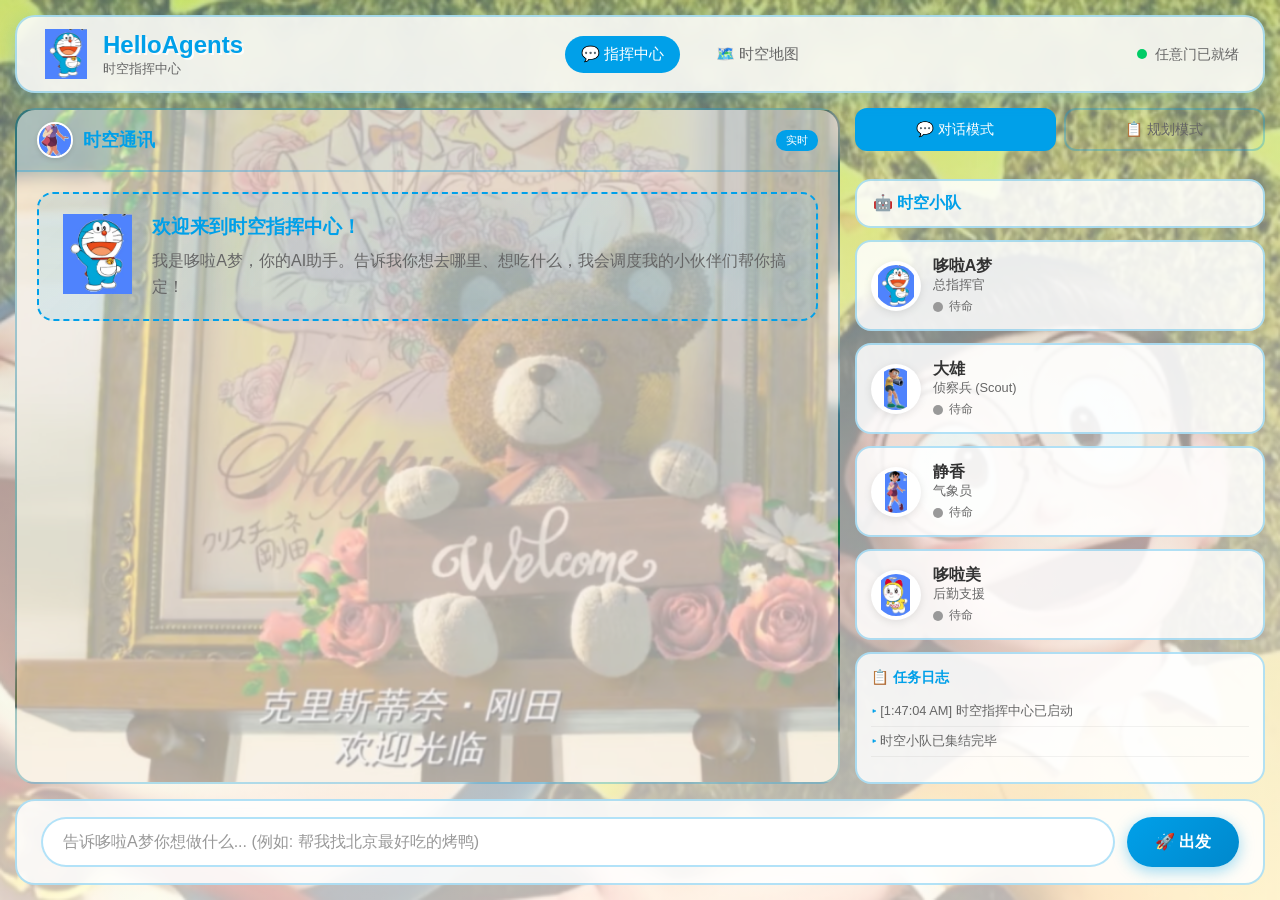
<file: src/phase7/index.html>
<!DOCTYPE html>
<html lang="zh-CN">

<head>
    <meta charset="UTF-8">
    <meta name="viewport" content="width=device-width, initial-scale=1.0">
    <title>🚀 HelloAgents - 哆啦A梦时空指挥中心</title>
    <link rel="stylesheet" href="doraemon.css">
</head>

<body>
    <!-- 背景层 -->
    <div class="bg-layer">
        <div class="bg-image"></div>
        <div class="bg-overlay"></div>
    </div>

    <!-- 主容器 -->
    <div class="container">
        <!-- 顶部导航栏 -->
        <header class="top-bar">
            <div class="logo">
                <img src="assets/doraemon.png" alt="Doraemon" class="logo-icon">
                <div class="logo-text">
                    <h1>HelloAgents</h1>
                    <span class="subtitle">时空指挥中心</span>
                </div>
            </div>
            <nav class="nav-links">
                <a href="index.html" class="active">💬 指挥中心</a>
                <a href="map.html">🗺️ 时空地图</a>
            </nav>
            <div class="status-indicator">
                <span class="status-dot online"></span>
                <span>任意门已就绪</span>
            </div>
        </header>

        <!-- 主内容区 -->
        <main class="main-content">
            <!-- 左侧: 对话区 -->
            <section class="chat-section">
                <div class="chat-header">
                    <div class="chat-header-left">
                        <img src="assets/shizuka.png" alt="Shizuka" class="chat-header-avatar">
                        <h2>时空通讯</h2>
                    </div>
                    <span class="badge">实时</span>
                </div>
                <div class="chat-messages" id="chatMessages">
                    <!-- 欢迎消息 -->
                    <div class="welcome-box">
                        <img src="assets/doraemon.png" alt="Doraemon" class="welcome-avatar">
                        <div class="welcome-content">
                            <h3>欢迎来到时空指挥中心！</h3>
                            <p>我是哆啦A梦，你的AI助手。告诉我你想去哪里、想吃什么，我会调度我的小伙伴们帮你搞定！</p>
                        </div>
                    </div>
                </div>
            </section>

            <!-- 右侧: Agent 面板 + 规划表单 -->
            <aside class="agent-panel">
                <!-- 模式切换 -->
                <div class="mode-toggle">
                    <button id="chatModeBtn" class="mode-btn active">💬 对话模式</button>
                    <button id="planModeBtn" class="mode-btn">📋 规划模式</button>
                </div>

                <!-- 行程规划表单 (默认隐藏) -->
                <div id="planForm" class="plan-form hidden">
                    <h3>🗺️ 多日行程规划</h3>
                    <div class="form-group">
                        <label>目的地</label>
                        <input type="text" id="destinationInput" placeholder="例如: 北京">
                    </div>
                    <div class="form-group">
                        <label>天数</label>
                        <select id="daysSelect">
                            <option value="1">1天</option>
                            <option value="2">2天</option>
                            <option value="3" selected>3天</option>
                            <option value="5">5天</option>
                            <option value="7">7天</option>
                        </select>
                    </div>
                    <div class="form-group">
                        <label>偏好标签</label>
                        <div class="tags-container">
                            <label class="tag-item"><input type="checkbox" value="历史"> 🏛️ 历史</label>
                            <label class="tag-item"><input type="checkbox" value="美食"> 🍜 美食</label>
                            <label class="tag-item"><input type="checkbox" value="自然"> 🌿 自然</label>
                            <label class="tag-item"><input type="checkbox" value="购物"> 🛍️ 购物</label>
                        </div>
                    </div>
                    <button id="generateBtn" class="generate-btn">🚀 生成行程</button>

                    <!-- 行程结果展示区 -->
                    <div id="itineraryResult" class="itinerary-result hidden"></div>
                </div>

                <div class="panel-header" id="agentPanelHeader">
                    <h2>🤖 时空小队</h2>
                </div>

                <!-- 哆啦A梦 - 总指挥 -->
                <div class="agent-card" id="agent-concierge" data-agent="concierge">
                    <img src="assets/doraemon.png" alt="Doraemon" class="agent-avatar">
                    <div class="agent-info">
                        <h3>哆啦A梦</h3>
                        <p class="agent-role">总指挥官</p>
                        <div class="agent-status">
                            <span class="status-dot idle"></span>
                            <span class="status-text">待命</span>
                        </div>
                    </div>
                </div>

                <!-- 大雄 - 侦察兵 (Scout) -->
                <div class="agent-card" id="agent-scout" data-agent="scout">
                    <img src="assets/nobita.png" alt="Nobita" class="agent-avatar">
                    <div class="agent-info">
                        <h3>大雄</h3>
                        <p class="agent-role">侦察兵 (Scout)</p>
                        <div class="agent-status">
                            <span class="status-dot idle"></span>
                            <span class="status-text">待命</span>
                        </div>
                    </div>
                </div>

                <!-- 静香 - 气象员 -->
                <div class="agent-card" id="agent-meteorologist" data-agent="meteorologist">
                    <img src="assets/shizuka.png" alt="Shizuka" class="agent-avatar">
                    <div class="agent-info">
                        <h3>静香</h3>
                        <p class="agent-role">气象员</p>
                        <div class="agent-status">
                            <span class="status-dot idle"></span>
                            <span class="status-text">待命</span>
                        </div>
                    </div>
                </div>

                <!-- 哆啦美 - 后勤 -->
                <div class="agent-card" id="agent-support" data-agent="support">
                    <img src="assets/dorami.png" alt="Dorami" class="agent-avatar">
                    <div class="agent-info">
                        <h3>哆啦美</h3>
                        <p class="agent-role">后勤支援</p>
                        <div class="agent-status">
                            <span class="status-dot idle"></span>
                            <span class="status-text">待命</span>
                        </div>
                    </div>
                </div>

                <!-- 任务日志 -->
                <div class="task-log">
                    <h3>📋 任务日志</h3>
                    <ul id="taskLog">
                        <li class="log-item">时空小队已集结完毕</li>
                    </ul>
                </div>
            </aside>
        </main>

        <!-- 底部输入区 -->
        <footer class="input-section">
            <div class="input-wrapper">
                <input type="text" id="userInput" placeholder="告诉哆啦A梦你想做什么... (例如: 帮我找北京最好吃的烤鸭)" autocomplete="off">
                <button id="sendBtn" class="send-btn">
                    <span class="btn-text">🚀 出发</span>
                    <span class="btn-loading">
                        <div class="spinner"></div>
                    </span>
                </button>
            </div>
        </footer>
    </div>

    <script src="app.js"></script>
</body>

</html>
</file>
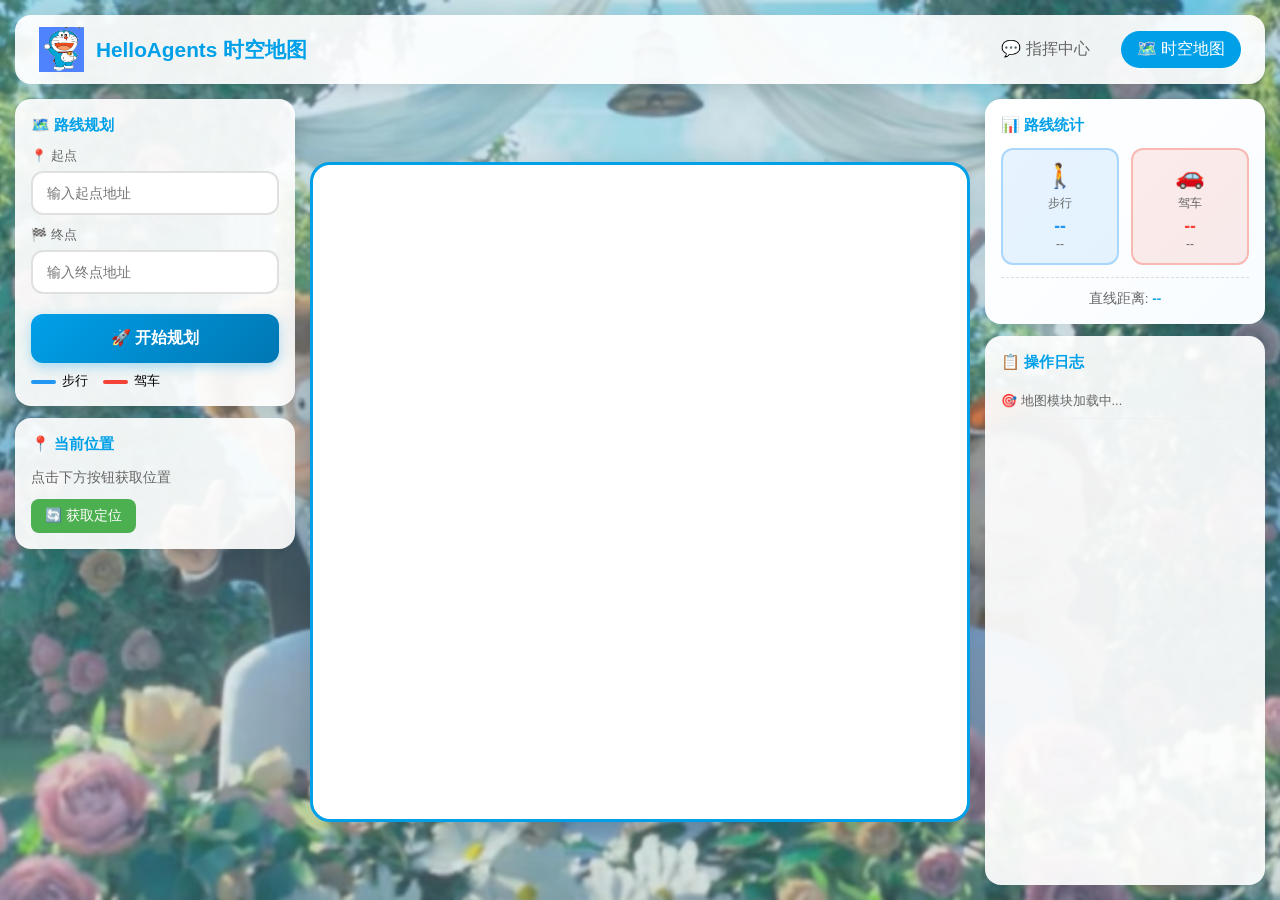
<file: src/phase7/map.html>
<!DOCTYPE html>
<html lang="zh-CN">

<head>
    <meta charset="UTF-8">
    <meta name="viewport" content="width=device-width, initial-scale=1.0">
    <title>🗺️ 时空地图 - HelloAgents</title>
    <style>
        :root {
            --doraemon-blue: #00a0e9;
            --doraemon-dark: #0077b3;
            --sky-blue: #e8f4fc;
            --card-bg: rgba(255, 255, 255, 0.92);
            --text-primary: #333;
            --text-secondary: #666;
            --walking-color: #2196F3;
            --driving-color: #F44336;
            --accent-green: #4CAF50;
        }

        * {
            margin: 0;
            padding: 0;
            box-sizing: border-box;
        }

        body {
            font-family: 'Segoe UI', 'Microsoft YaHei', sans-serif;
            min-height: 100vh;
            background: url('assets/bg_doraemon_2.png') center center / cover no-repeat fixed;
        }

        body::before {
            content: '';
            position: fixed;
            top: 0;
            left: 0;
            right: 0;
            bottom: 0;
            background: rgba(135, 206, 235, 0.3);
            z-index: -1;
        }

        .container {
            display: flex;
            flex-direction: column;
            min-height: 100vh;
            padding: 15px;
        }

        /* 顶部栏 */
        .top-bar {
            display: flex;
            justify-content: space-between;
            align-items: center;
            padding: 12px 24px;
            background: var(--card-bg);
            border-radius: 16px;
            margin-bottom: 15px;
            box-shadow: 0 4px 20px rgba(0, 0, 0, 0.1);
        }

        .logo {
            display: flex;
            align-items: center;
            gap: 12px;
        }

        .logo img {
            width: 45px;
            height: 45px;
        }

        .logo h1 {
            font-size: 1.3rem;
            color: var(--doraemon-blue);
        }

        .nav-links {
            display: flex;
            gap: 15px;
        }

        .nav-links a {
            text-decoration: none;
            color: var(--text-secondary);
            padding: 8px 16px;
            border-radius: 20px;
            transition: all 0.3s;
        }

        .nav-links a:hover,
        .nav-links a.active {
            background: var(--doraemon-blue);
            color: white;
        }

        /* 主内容区 - 三列布局 */
        .main-content {
            display: flex;
            gap: 15px;
            flex: 1;
        }

        /* 左侧面板 */
        .left-panel {
            width: 280px;
            display: flex;
            flex-direction: column;
            gap: 12px;
        }

        /* 右侧面板 */
        .right-panel {
            width: 280px;
            display: flex;
            flex-direction: column;
            gap: 12px;
        }

        /* 卡片通用样式 */
        .card {
            background: var(--card-bg);
            border-radius: 16px;
            padding: 16px;
            box-shadow: 0 4px 15px rgba(0, 0, 0, 0.08);
        }

        .card h3 {
            font-size: 0.95rem;
            color: var(--doraemon-blue);
            margin-bottom: 12px;
            display: flex;
            align-items: center;
            gap: 8px;
        }

        /* 路线输入卡片 */
        .route-card {
            flex-shrink: 0;
        }

        .input-group {
            margin-bottom: 12px;
        }

        .input-group label {
            display: block;
            font-size: 0.8rem;
            color: var(--text-secondary);
            margin-bottom: 6px;
            font-weight: 500;
        }

        .input-wrapper {
            position: relative;
        }

        .input-wrapper input {
            width: 100%;
            padding: 12px 14px;
            border: 2px solid #e0e0e0;
            border-radius: 12px;
            font-size: 0.9rem;
            outline: none;
            transition: all 0.2s;
        }

        .input-wrapper input:focus {
            border-color: var(--doraemon-blue);
            box-shadow: 0 0 0 3px rgba(0, 160, 233, 0.15);
        }

        .tips-panel {
            position: absolute;
            top: 100%;
            left: 0;
            right: 0;
            background: white;
            border: 1px solid #ddd;
            border-radius: 10px;
            box-shadow: 0 4px 15px rgba(0, 0, 0, 0.15);
            max-height: 180px;
            overflow-y: auto;
            display: none;
            z-index: 1000;
            margin-top: 4px;
        }

        .tips-panel.active {
            display: block;
        }

        .tip-item {
            padding: 10px 12px;
            cursor: pointer;
            border-bottom: 1px solid #f0f0f0;
        }

        .tip-item:hover {
            background: #f5f9fc;
        }

        .tip-item .name {
            font-weight: 500;
            color: var(--text-primary);
        }

        .tip-item .address {
            font-size: 0.75rem;
            color: #888;
            margin-top: 2px;
        }

        .plan-btn {
            width: 100%;
            padding: 14px;
            background: linear-gradient(135deg, var(--doraemon-blue), var(--doraemon-dark));
            color: white;
            border: none;
            border-radius: 12px;
            font-size: 1rem;
            font-weight: 600;
            cursor: pointer;
            margin-top: 8px;
            box-shadow: 0 4px 12px rgba(0, 160, 233, 0.3);
            transition: all 0.2s;
        }

        .plan-btn:hover {
            transform: translateY(-2px);
            box-shadow: 0 6px 16px rgba(0, 160, 233, 0.4);
        }

        /* 定位卡片 */
        .location-card .content {
            font-size: 0.85rem;
            color: var(--text-secondary);
            line-height: 1.6;
        }

        .locate-btn {
            margin-top: 10px;
            padding: 8px 14px;
            background: var(--accent-green);
            color: white;
            border: none;
            border-radius: 8px;
            font-size: 0.85rem;
            cursor: pointer;
        }

        /* 中间地图区 */
        .map-wrapper {
            flex: 1;
            display: flex;
            align-items: center;
            justify-content: center;
        }

        .map-container {
            width: 100%;
            max-width: 700px;
            aspect-ratio: 1;
            background: white;
            border-radius: 20px;
            overflow: hidden;
            box-shadow: 0 8px 30px rgba(0, 0, 0, 0.15);
            border: 3px solid var(--doraemon-blue);
        }

        #amapContainer {
            width: 100%;
            height: 100%;
        }

        /* 日志卡片 */
        .log-card {
            flex: 1;
            display: flex;
            flex-direction: column;
            overflow: hidden;
        }

        .log-list {
            list-style: none;
            flex: 1;
            overflow-y: auto;
            font-size: 0.8rem;
            color: var(--text-secondary);
        }

        .log-list li {
            padding: 8px 0;
            border-bottom: 1px solid #f0f0f0;
        }

        /* 路线统计卡片 */
        .stats-card {
            background: linear-gradient(135deg, #ffffff, #f8fcff);
        }

        .stats-grid {
            display: grid;
            grid-template-columns: 1fr 1fr;
            gap: 12px;
        }

        .stat-box {
            text-align: center;
            padding: 12px;
            border-radius: 12px;
        }

        .stat-box.walking {
            background: rgba(33, 150, 243, 0.1);
            border: 2px solid rgba(33, 150, 243, 0.3);
        }

        .stat-box.driving {
            background: rgba(244, 67, 54, 0.1);
            border: 2px solid rgba(244, 67, 54, 0.3);
        }

        .stat-box .icon {
            font-size: 1.5rem;
            margin-bottom: 5px;
        }

        .stat-box .label {
            font-size: 0.75rem;
            color: var(--text-secondary);
        }

        .stat-box .value {
            font-size: 1.1rem;
            font-weight: bold;
            margin-top: 4px;
        }

        .stat-box.walking .value {
            color: var(--walking-color);
        }

        .stat-box.driving .value {
            color: var(--driving-color);
        }

        .straight-distance {
            text-align: center;
            margin-top: 12px;
            padding-top: 12px;
            border-top: 1px dashed #ddd;
            font-size: 0.85rem;
            color: var(--text-secondary);
        }

        .straight-distance .val {
            font-weight: bold;
            color: var(--doraemon-blue);
        }

        /* 图例 */
        .legend {
            display: flex;
            gap: 15px;
            margin-top: 10px;
            font-size: 0.8rem;
        }

        .legend-item {
            display: flex;
            align-items: center;
            gap: 6px;
        }

        .legend-line {
            width: 25px;
            height: 4px;
            border-radius: 2px;
        }

        .legend-line.walking {
            background: var(--walking-color);
        }

        .legend-line.driving {
            background: var(--driving-color);
        }
    </style>
</head>

<body>
    <div class="container">
        <!-- 顶部栏 -->
        <header class="top-bar">
            <div class="logo">
                <img src="assets/doraemon.png" alt="Logo">
                <h1>HelloAgents 时空地图</h1>
            </div>
            <nav class="nav-links">
                <a href="index.html">💬 指挥中心</a>
                <a href="map.html" class="active">🗺️ 时空地图</a>
            </nav>
        </header>

        <!-- 主内容区 -->
        <main class="main-content">
            <!-- 左侧面板 -->
            <aside class="left-panel">
                <!-- 路线规划 -->
                <div class="card route-card">
                    <h3>🗺️ 路线规划</h3>
                    <div class="input-group">
                        <label>📍 起点</label>
                        <div class="input-wrapper">
                            <input type="text" id="startInput" placeholder="输入起点地址" autocomplete="off">
                            <div class="tips-panel" id="startTips"></div>
                        </div>
                    </div>
                    <div class="input-group">
                        <label>🏁 终点</label>
                        <div class="input-wrapper">
                            <input type="text" id="endInput" placeholder="输入终点地址" autocomplete="off">
                            <div class="tips-panel" id="endTips"></div>
                        </div>
                    </div>
                    <button class="plan-btn" id="planBtn">🚀 开始规划</button>

                    <div class="legend">
                        <div class="legend-item">
                            <span class="legend-line walking"></span>
                            <span>步行</span>
                        </div>
                        <div class="legend-item">
                            <span class="legend-line driving"></span>
                            <span>驾车</span>
                        </div>
                    </div>
                </div>

                <!-- 定位 -->
                <div class="card location-card">
                    <h3>📍 当前位置</h3>
                    <div class="content" id="currentLocation">点击下方按钮获取位置</div>
                    <button class="locate-btn" id="locateBtn">🔄 获取定位</button>
                </div>
            </aside>

            <!-- 中间地图 -->
            <div class="map-wrapper">
                <div class="map-container">
                    <div id="amapContainer"></div>
                </div>
            </div>

            <!-- 右侧面板 -->
            <aside class="right-panel">
                <!-- 路线统计 -->
                <div class="card stats-card">
                    <h3>📊 路线统计</h3>
                    <div class="stats-grid">
                        <div class="stat-box walking">
                            <div class="icon">🚶</div>
                            <div class="label">步行</div>
                            <div class="value" id="walkDist">--</div>
                            <div class="label" id="walkTime">--</div>
                        </div>
                        <div class="stat-box driving">
                            <div class="icon">🚗</div>
                            <div class="label">驾车</div>
                            <div class="value" id="driveDist">--</div>
                            <div class="label" id="driveTime">--</div>
                        </div>
                    </div>
                    <div class="straight-distance">
                        直线距离: <span class="val" id="straightDist">--</span>
                    </div>
                </div>

                <!-- 操作日志 -->
                <div class="card log-card">
                    <h3>📋 操作日志</h3>
                    <ul class="log-list" id="mapLog">
                        <li>🎯 地图模块加载中...</li>
                    </ul>
                </div>
            </aside>
        </main>
    </div>

    <!-- 高德地图 -->
    <script>
        window._AMapSecurityConfig = {
            securityJsCode: '8acf0c4b0bedb5541a65c6dc36c2ad5a'
        }
    </script>
    <script
        src="https://webapi.amap.com/maps?v=2.0&key=184789846a618b81596246627830a9c4&plugin=AMap.Geolocation,AMap.PlaceSearch,AMap.AutoComplete,AMap.Walking,AMap.Driving"></script>
    <script>
        // ===== 变量 =====
        let map, userLocation;
        let startLocation = null, endLocation = null;
        let walkingRoute = null, drivingRoute = null;

        const logEl = document.getElementById('mapLog');
        const locationEl = document.getElementById('currentLocation');

        function log(msg) {
            const li = document.createElement('li');
            li.textContent = msg;
            logEl.insertBefore(li, logEl.firstChild);
            if (logEl.children.length > 15) logEl.removeChild(logEl.lastChild);
        }

        // ===== 初始化地图 =====
        function initMap() {
            log('初始化地图...');
            map = new AMap.Map('amapContainer', {
                zoom: 12,
                center: [116.397, 39.909],
                mapStyle: 'amap://styles/normal'
            });
            map.addControl(new AMap.Scale());
            log('✅ 地图加载完成');
        }

        // ===== 定位 =====
        document.getElementById('locateBtn').onclick = function () {
            log('正在获取定位...');
            if (!navigator.geolocation) {
                locationEl.innerHTML = '❌ 浏览器不支持定位';
                return;
            }

            navigator.geolocation.getCurrentPosition(
                (pos) => {
                    userLocation = [pos.coords.longitude, pos.coords.latitude];
                    locationEl.innerHTML = `✅ 已定位<br><small>经度: ${pos.coords.longitude.toFixed(4)}<br>纬度: ${pos.coords.latitude.toFixed(4)}</small>`;
                    log('✅ 定位成功');
                    map.setCenter(userLocation);
                    map.setZoom(14);

                    new AMap.Marker({
                        position: userLocation,
                        map: map,
                        icon: 'https://webapi.amap.com/theme/v1.3/markers/n/mark_r.png'
                    });
                },
                (err) => {
                    locationEl.innerHTML = `❌ 定位失败: ${err.message}`;
                    log('❌ 定位失败');
                },
                { timeout: 10000, enableHighAccuracy: true }
            );
        };

        // ===== 自动补全 =====
        function setupAutocomplete(inputId, tipsId, onSelect) {
            const inputEl = document.getElementById(inputId);
            const tipsEl = document.getElementById(tipsId);
            const auto = new AMap.AutoComplete({ city: '北京' });

            let timer;
            inputEl.oninput = function () {
                const kw = this.value.trim();
                clearTimeout(timer);
                if (kw.length < 2) { tipsEl.classList.remove('active'); return; }

                timer = setTimeout(() => {
                    auto.search(kw, (status, result) => {
                        if (status === 'complete' && result.tips) {
                            const valid = result.tips.filter(t => t.location);
                            if (valid.length) {
                                tipsEl.innerHTML = valid.slice(0, 5).map(t => `
                                    <div class="tip-item" data-lng="${t.location.lng}" data-lat="${t.location.lat}" data-name="${t.name}">
                                        <div class="name">${t.name}</div>
                                        <div class="address">${t.district || ''} ${t.address || ''}</div>
                                    </div>
                                `).join('');
                                tipsEl.classList.add('active');
                            }
                        }
                    });
                }, 300);
            };

            tipsEl.onclick = function (e) {
                const item = e.target.closest('.tip-item');
                if (item) {
                    const loc = [parseFloat(item.dataset.lng), parseFloat(item.dataset.lat)];
                    inputEl.value = item.dataset.name;
                    tipsEl.classList.remove('active');
                    onSelect(loc, item.dataset.name);
                    log('📍 选择: ' + item.dataset.name);
                }
            };

            document.addEventListener('click', e => {
                if (!inputEl.contains(e.target) && !tipsEl.contains(e.target)) {
                    tipsEl.classList.remove('active');
                }
            });
        }

        setupAutocomplete('startInput', 'startTips', (loc, name) => {
            startLocation = loc;
            new AMap.Marker({ position: loc, map: map, label: { content: '起', direction: 'top' } });
        });

        setupAutocomplete('endInput', 'endTips', (loc, name) => {
            endLocation = loc;
            new AMap.Marker({ position: loc, map: map, label: { content: '终', direction: 'top' } });
        });

        // ===== 计算直线距离 =====
        function getStraightDistance(p1, p2) {
            const lnglat1 = new AMap.LngLat(p1[0], p1[1]);
            const lnglat2 = new AMap.LngLat(p2[0], p2[1]);
            return lnglat1.distance(lnglat2);
        }

        // ===== 路线规划 =====
        document.getElementById('planBtn').onclick = function () {
            const start = startLocation || userLocation;
            const end = endLocation;

            if (!start) { log('⚠️ 请选择起点'); return; }
            if (!end) { log('⚠️ 请选择终点'); return; }

            log('🔄 正在规划路线...');

            // 清除旧路线
            if (walkingRoute) walkingRoute.clear();
            if (drivingRoute) drivingRoute.clear();

            // 计算直线距离
            const straight = getStraightDistance(start, end);
            document.getElementById('straightDist').textContent = (straight / 1000).toFixed(2) + ' km';
            log('📐 直线距离: ' + (straight / 1000).toFixed(2) + ' km');

            // 步行路线 (蓝色) - 使用自定义颜色
            let walkPolyline = null;
            walkingRoute = new AMap.Walking({ map: null }); // 不自动渲染
            walkingRoute.search(
                new AMap.LngLat(start[0], start[1]),
                new AMap.LngLat(end[0], end[1]),
                (status, result) => {
                    if (status === 'complete') {
                        const r = result.routes[0];
                        document.getElementById('walkDist').textContent = (r.distance / 1000).toFixed(2) + ' km';
                        document.getElementById('walkTime').textContent = Math.ceil(r.time / 60) + ' 分钟';
                        log('🚶 步行: ' + (r.distance / 1000).toFixed(2) + 'km, ' + Math.ceil(r.time / 60) + '分钟');

                        // 提取路径点并画蓝色线
                        const path = [];
                        r.steps.forEach(step => {
                            path.push(...step.path);
                        });

                        if (walkPolyline) map.remove(walkPolyline);
                        walkPolyline = new AMap.Polyline({
                            path: path,
                            strokeColor: '#2196F3', // 蓝色
                            strokeWeight: 6,
                            strokeOpacity: 0.9,
                            lineJoin: 'round'
                        });
                        map.add(walkPolyline);
                    }
                }
            );

            // 驾车路线 (红色) - 使用自定义颜色
            let drivePolyline = null;
            drivingRoute = new AMap.Driving({ map: null, policy: AMap.DrivingPolicy.LEAST_TIME }); // 不自动渲染
            drivingRoute.search(
                new AMap.LngLat(start[0], start[1]),
                new AMap.LngLat(end[0], end[1]),
                (status, result) => {
                    if (status === 'complete') {
                        const r = result.routes[0];
                        document.getElementById('driveDist').textContent = (r.distance / 1000).toFixed(2) + ' km';
                        document.getElementById('driveTime').textContent = Math.ceil(r.time / 60) + ' 分钟';
                        log('🚗 驾车: ' + (r.distance / 1000).toFixed(2) + 'km, ' + Math.ceil(r.time / 60) + '分钟');

                        // 提取路径点并画红色线
                        const path = [];
                        r.steps.forEach(step => {
                            path.push(...step.path);
                        });

                        if (drivePolyline) map.remove(drivePolyline);
                        drivePolyline = new AMap.Polyline({
                            path: path,
                            strokeColor: '#F44336', // 红色
                            strokeWeight: 5,
                            strokeOpacity: 0.8,
                            lineJoin: 'round',
                            strokeStyle: 'solid'
                        });
                        map.add(drivePolyline);

                        // 调整视野显示两条路线
                        map.setFitView([walkPolyline, drivePolyline]);
                    }
                }
            );
        };

        window.onload = initMap;
    </script>
</body>

</html>
</file>
<file: src/phase7/doraemon.css>
/* ========================================
   哆啦A梦主题 - 时空指挥中心
   Theme: Doraemon Time-Space Command Center
   ======================================== */

/* ===== CSS 变量 ===== */
:root {
    /* 哆啦A梦配色 */
    --doraemon-blue: #00a0e9;
    --doraemon-blue-dark: #0088cc;
    --sky-blue: #87ceeb;
    --cloud-white: #ffffff;
    --nobita-yellow: #ffd700;
    --shizuka-pink: #ffb6c1;
    --grass-green: #90ee90;

    /* 主题色 */
    --bg-primary: #e8f4fc;
    --bg-gradient: linear-gradient(180deg, #87ceeb 0%, #e8f4fc 50%, #ffffff 100%);
    --card-bg: rgba(255, 255, 255, 0.85);
    --card-border: rgba(0, 160, 233, 0.3);
    --text-primary: #333333;
    --text-secondary: #666666;

    /* 字体 */
    --font-main: 'Comic Sans MS', 'PingFang SC', 'Microsoft YaHei', sans-serif;
}

/* ===== 全局重置 ===== */
* {
    margin: 0;
    padding: 0;
    box-sizing: border-box;
}

html,
body {
    height: 100%;
    font-family: var(--font-main);
    color: var(--text-primary);
    overflow: hidden;
}

/* ===== 背景层 ===== */
.bg-layer {
    position: fixed;
    top: 0;
    left: 0;
    width: 100%;
    height: 100%;
    z-index: -1;
}

.bg-image {
    position: absolute;
    width: 100%;
    height: 100%;
    background: url('assets/bg_doraemon_1.jpg') center center / cover no-repeat;
}

.bg-overlay {
    position: absolute;
    width: 100%;
    height: 100%;
    /* 蓝天渐变叠加 */
    background: linear-gradient(180deg,
            rgba(135, 206, 235, 0.4) 0%,
            rgba(232, 244, 252, 0.6) 50%,
            rgba(255, 255, 255, 0.7) 100%);
}

/* ===== 主容器 ===== */
.container {
    display: flex;
    flex-direction: column;
    height: 100vh;
    padding: 15px;
    gap: 15px;
}

/* ===== 卡片样式 ===== */
.card {
    background: var(--card-bg);
    backdrop-filter: blur(10px);
    border: 2px solid var(--card-border);
    border-radius: 20px;
    box-shadow: 0 8px 32px rgba(0, 160, 233, 0.15);
}

/* ===== 顶部导航栏 ===== */
.top-bar {
    display: flex;
    justify-content: space-between;
    align-items: center;
    padding: 12px 24px;
    background: var(--card-bg);
    backdrop-filter: blur(10px);
    border: 2px solid var(--card-border);
    border-radius: 20px;
    box-shadow: 0 4px 20px rgba(0, 160, 233, 0.2);
}

.logo {
    display: flex;
    align-items: center;
    gap: 12px;
}

.logo-icon {
    width: 50px;
    height: 50px;
    object-fit: contain;
    animation: bounce 2s ease-in-out infinite;
}

@keyframes bounce {

    0%,
    100% {
        transform: translateY(0);
    }

    50% {
        transform: translateY(-5px);
    }
}

.logo-text h1 {
    font-size: 1.5rem;
    font-weight: bold;
    color: var(--doraemon-blue);
    text-shadow: 2px 2px 0 rgba(255, 255, 255, 0.8);
}

.logo-text .subtitle {
    font-size: 0.8rem;
    color: var(--text-secondary);
}

.nav-links {
    display: flex;
    gap: 20px;
}

.nav-links a {
    color: var(--text-secondary);
    text-decoration: none;
    font-size: 0.95rem;
    padding: 8px 16px;
    border-radius: 20px;
    transition: all 0.3s;
}

.nav-links a:hover,
.nav-links a.active {
    background: var(--doraemon-blue);
    color: white;
}

.status-indicator {
    display: flex;
    align-items: center;
    gap: 8px;
    font-size: 0.9rem;
    color: var(--text-secondary);
}

.status-dot {
    width: 10px;
    height: 10px;
    border-radius: 50%;
}

.status-dot.online {
    background: #00cc66;
    animation: pulse 2s infinite;
}

.status-dot.idle {
    background: #999;
}

.status-dot.working {
    background: var(--nobita-yellow);
    animation: pulse 1s infinite;
}

@keyframes pulse {

    0%,
    100% {
        box-shadow: 0 0 0 0 rgba(0, 204, 102, 0.4);
    }

    50% {
        box-shadow: 0 0 0 8px rgba(0, 204, 102, 0);
    }
}

/* ===== 主内容区 ===== */
.main-content {
    display: flex;
    gap: 15px;
    flex: 1;
    min-height: 0;
}

/* ===== 对话区 ===== */
.chat-section {
    flex: 2;
    display: flex;
    flex-direction: column;
    /* 使用 bg_doraemon_4 作为聊天背景 */
    background: url('assets/bg_doraemon_4.png') center center / cover no-repeat;
    /* 增加白色半透明遮罩确保文字清晰 */
    box-shadow: inset 0 0 0 2000px rgba(255, 255, 255, 0.6);
    backdrop-filter: blur(5px);
    border: 2px solid var(--card-border);
    border-radius: 20px;
    overflow: hidden;
}

.chat-header {
    display: flex;
    align-items: center;
    justify-content: space-between;
    padding: 12px 20px;
    border-bottom: 2px solid var(--card-border);
    background: rgba(0, 160, 233, 0.05);
}

.chat-header-left {
    display: flex;
    align-items: center;
    gap: 10px;
}

.chat-header-avatar {
    width: 36px;
    height: 36px;
    border-radius: 50%;
    border: 2px solid white;
    box-shadow: 0 2px 5px rgba(0, 0, 0, 0.1);
    object-fit: cover;
}

.chat-header h2 {
    font-size: 1.1rem;
    color: var(--doraemon-blue);
    margin: 0;
}

.badge {
    background: var(--doraemon-blue);
    color: white;
    font-size: 0.7rem;
    padding: 3px 10px;
    border-radius: 10px;
}

.chat-messages {
    flex: 1;
    overflow-y: auto;
    padding: 20px;
    display: flex;
    flex-direction: column;
    gap: 16px;
}

/* 欢迎消息 */
.welcome-box {
    display: flex;
    gap: 16px;
    padding: 20px;
    background: linear-gradient(135deg, rgba(0, 160, 233, 0.1), rgba(135, 206, 235, 0.2));
    border-radius: 16px;
    border: 2px dashed var(--doraemon-blue);
}

.welcome-avatar {
    width: 80px;
    height: 80px;
    object-fit: contain;
    animation: wave 1s ease-in-out infinite alternate;
}

@keyframes wave {
    0% {
        transform: rotate(-5deg);
    }

    100% {
        transform: rotate(5deg);
    }
}

.welcome-content h3 {
    color: var(--doraemon-blue);
    margin-bottom: 8px;
}

.welcome-content p {
    color: var(--text-secondary);
    line-height: 1.6;
}

/* 消息行 (包含头像和气泡) */
.message-row {
    display: flex;
    align-items: flex-start;
    gap: 12px;
    max-width: 85%;
    animation: fade-in 0.3s ease-out;
}

.message-row.user {
    align-self: flex-end;
    flex-direction: row-reverse;
}

.message-row.agent {
    align-self: flex-start;
}

/* 消息头像 */
.message-avatar {
    width: 45px;
    height: 45px;
    border-radius: 50%;
    border: 2px solid white;
    background: white;
    box-shadow: 0 2px 6px rgba(0, 0, 0, 0.1);
    flex-shrink: 0;
}

/* 消息气泡 */
.message-bubble {
    padding: 14px 18px;
    border-radius: 18px;
    position: relative;
    line-height: 1.5;
    word-break: break-word;
}

.user .message-bubble {
    background: var(--doraemon-blue);
    color: white;
    border-bottom-right-radius: 4px;
    box-shadow: 0 4px 10px rgba(0, 160, 233, 0.2);
}

.agent .message-bubble {
    background: white;
    color: var(--text-primary);
    border: 2px solid var(--card-border);
    border-bottom-left-radius: 4px;
    box-shadow: 0 4px 10px rgba(0, 0, 0, 0.05);
}

.thinking .message-bubble {
    background: rgba(255, 215, 0, 0.1);
    border: 2px solid var(--nobita-yellow);
    font-style: italic;
    color: #666;
}

.tool-call .message-bubble {
    background: rgba(144, 238, 144, 0.1);
    border: 2px solid var(--grass-green);
    font-family: monospace;
    font-size: 0.9rem;
    color: #444;
}

@keyframes fade-in {
    from {
        opacity: 0;
        transform: translateY(10px);
    }

    to {
        opacity: 1;
        transform: translateY(0);
    }
}

/* ===== Agent 面板 ===== */
.agent-panel {
    flex: 1;
    display: flex;
    flex-direction: column;
    gap: 12px;
    min-width: 280px;
}

.panel-header {
    padding: 12px 16px;
    background: var(--card-bg);
    border: 2px solid var(--card-border);
    border-radius: 16px;
}

.panel-header h2 {
    font-size: 1rem;
    color: var(--doraemon-blue);
}

/* Agent 卡片 */
.agent-card {
    display: flex;
    align-items: center;
    gap: 12px;
    padding: 14px;
    background: var(--card-bg);
    border: 2px solid var(--card-border);
    border-radius: 16px;
    transition: all 0.3s ease;
    cursor: pointer;
}

.agent-card:hover {
    transform: translateX(5px);
    border-color: var(--doraemon-blue);
    box-shadow: 0 4px 15px rgba(0, 160, 233, 0.3);
}

.agent-card.active {
    border-color: var(--grass-green);
    box-shadow: 0 0 20px rgba(144, 238, 144, 0.4);
}

.agent-avatar {
    width: 50px;
    height: 50px;
    object-fit: contain;
    border-radius: 50%;
    background: white;
    padding: 4px;
    box-shadow: 0 2px 8px rgba(0, 0, 0, 0.1);
}

.agent-info {
    flex: 1;
}

.agent-info h3 {
    font-size: 1rem;
    font-weight: 600;
    color: var(--text-primary);
}

.agent-role {
    font-size: 0.8rem;
    color: var(--text-secondary);
}

.agent-status {
    display: flex;
    align-items: center;
    gap: 6px;
    margin-top: 4px;
}

.status-text {
    font-size: 0.75rem;
    color: var(--text-secondary);
}

/* 任务日志 */
.task-log {
    flex: 1;
    padding: 14px;
    background: var(--card-bg);
    border: 2px solid var(--card-border);
    border-radius: 16px;
    overflow: hidden;
    display: flex;
    flex-direction: column;
}

.task-log h3 {
    font-size: 0.9rem;
    margin-bottom: 10px;
    color: var(--doraemon-blue);
}

.task-log ul {
    list-style: none;
    overflow-y: auto;
    flex: 1;
}

.log-item {
    font-size: 0.8rem;
    padding: 6px 0;
    border-bottom: 1px solid rgba(0, 0, 0, 0.05);
    color: var(--text-secondary);
    animation: fade-in 0.3s ease-out;
}

.log-item::before {
    content: '▸ ';
    color: var(--doraemon-blue);
}

/* ===== 输入区 ===== */
.input-section {
    padding: 16px 24px;
    background: var(--card-bg);
    backdrop-filter: blur(10px);
    border: 2px solid var(--card-border);
    border-radius: 20px;
}

.input-wrapper {
    display: flex;
    gap: 12px;
}

#userInput {
    flex: 1;
    padding: 14px 20px;
    border: 2px solid var(--card-border);
    border-radius: 25px;
    background: white;
    color: var(--text-primary);
    font-size: 1rem;
    outline: none;
    transition: all 0.3s ease;
}

#userInput:focus {
    border-color: var(--doraemon-blue);
    box-shadow: 0 0 0 3px rgba(0, 160, 233, 0.2);
}

#userInput::placeholder {
    color: #999;
}

.send-btn {
    padding: 14px 28px;
    border: none;
    border-radius: 25px;
    background: linear-gradient(135deg, var(--doraemon-blue), var(--doraemon-blue-dark));
    color: white;
    font-size: 1rem;
    font-weight: 600;
    cursor: pointer;
    transition: all 0.3s ease;
    box-shadow: 0 4px 15px rgba(0, 160, 233, 0.4);
}

.send-btn:hover {
    transform: scale(1.05);
    box-shadow: 0 6px 20px rgba(0, 160, 233, 0.5);
}

.send-btn:disabled {
    opacity: 0.6;
    cursor: not-allowed;
    transform: none;
}

.send-btn .btn-loading {
    display: none;
}

.send-btn.loading .btn-text {
    display: none;
}

.send-btn.loading .btn-loading {
    display: flex;
    align-items: center;
    justify-content: center;
}

.spinner {
    width: 20px;
    height: 20px;
    border: 2px solid rgba(255, 255, 255, 0.3);
    border-top-color: #fff;
    border-radius: 50%;
    animation: spin 1s linear infinite;
}

@keyframes spin {
    100% {
        transform: rotate(360deg);
    }
}

/* ===== 滚动条美化 ===== */
::-webkit-scrollbar {
    width: 6px;
}

::-webkit-scrollbar-track {
    background: transparent;
}

::-webkit-scrollbar-thumb {
    background: rgba(0, 160, 233, 0.3);
    border-radius: 3px;
}

::-webkit-scrollbar-thumb:hover {
    background: rgba(0, 160, 233, 0.5);
}

/* ===== 响应式设计 ===== */
@media (max-width: 900px) {
    .main-content {
        flex-direction: column;
    }

    .agent-panel {
        flex-direction: row;
        flex-wrap: wrap;
        min-width: 100%;
    }

    .panel-header {
        width: 100%;
    }

    .agent-card {
        flex: 1;
        min-width: 200px;
    }

    .task-log {
        width: 100%;
        max-height: 150px;
    }
}

@media (max-width: 600px) {
    .container {
        padding: 10px;
    }

    .top-bar {
        padding: 10px 16px;
        flex-wrap: wrap;
        gap: 10px;
    }

    .nav-links {
        order: 3;
        width: 100%;
        justify-content: center;
    }

    .logo-text h1 {
        font-size: 1.2rem;
    }

    .input-wrapper {
        flex-direction: column;
    }

    .send-btn {
        width: 100%;
    }
}

/* ===== 模式切换 ===== */
.mode-toggle {
    display: flex;
    gap: 8px;
    margin-bottom: 16px;
}

.mode-btn {
    flex: 1;
    padding: 10px 16px;
    border: 2px solid var(--card-border);
    border-radius: 12px;
    background: transparent;
    color: var(--text-secondary);
    font-size: 0.9rem;
    cursor: pointer;
    transition: all 0.3s ease;
}

.mode-btn:hover {
    border-color: var(--doraemon-blue);
    color: var(--doraemon-blue);
}

.mode-btn.active {
    background: var(--doraemon-blue);
    border-color: var(--doraemon-blue);
    color: white;
}

/* ===== 规划表单 ===== */
.plan-form {
    padding: 16px;
    background: rgba(255, 255, 255, 0.9);
    border-radius: 16px;
    border: 2px solid var(--card-border);
    margin-bottom: 16px;
}

.plan-form.hidden {
    display: none;
}

.plan-form h3 {
    margin-bottom: 16px;
    color: var(--doraemon-blue);
    font-size: 1.1rem;
}

.form-group {
    margin-bottom: 14px;
}

.form-group label {
    display: block;
    margin-bottom: 6px;
    color: var(--text-secondary);
    font-size: 0.9rem;
}

.form-group input,
.form-group select {
    width: 100%;
    padding: 10px 14px;
    border: 2px solid var(--card-border);
    border-radius: 10px;
    font-size: 0.95rem;
    transition: border-color 0.3s ease;
}

.form-group input:focus,
.form-group select:focus {
    outline: none;
    border-color: var(--doraemon-blue);
}

.tags-container {
    display: flex;
    flex-wrap: wrap;
    gap: 8px;
}

.tag-item {
    display: flex;
    align-items: center;
    gap: 4px;
    padding: 6px 12px;
    background: var(--bg-primary);
    border-radius: 20px;
    font-size: 0.85rem;
    cursor: pointer;
    transition: all 0.3s ease;
}

.tag-item:hover {
    background: rgba(0, 160, 233, 0.15);
}

.tag-item input {
    width: auto;
}

.generate-btn {
    width: 100%;
    padding: 14px;
    background: linear-gradient(135deg, var(--doraemon-blue) 0%, var(--doraemon-blue-dark) 100%);
    color: white;
    border: none;
    border-radius: 25px;
    font-size: 1rem;
    font-weight: bold;
    cursor: pointer;
    transition: all 0.3s ease;
    box-shadow: 0 4px 15px rgba(0, 160, 233, 0.3);
}

.generate-btn:hover {
    transform: translateY(-2px);
    box-shadow: 0 6px 20px rgba(0, 160, 233, 0.4);
}

.generate-btn:disabled {
    background: #ccc;
    cursor: not-allowed;
    transform: none;
    box-shadow: none;
}

/* ===== 行程结果展示 ===== */
.itinerary-result {
    margin-top: 16px;
    max-height: 400px;
    overflow-y: auto;
}

.itinerary-result.hidden {
    display: none;
}

.itinerary-summary {
    padding: 12px;
    background: rgba(0, 160, 233, 0.1);
    border-radius: 12px;
    margin-bottom: 12px;
    font-size: 0.9rem;
    color: var(--text-secondary);
}

.day-card {
    padding: 14px;
    background: white;
    border-radius: 12px;
    border: 1px solid var(--card-border);
    margin-bottom: 12px;
}

.day-card h4 {
    color: var(--doraemon-blue);
    margin-bottom: 8px;
    font-size: 1rem;
}

.day-card .weather-tip {
    font-size: 0.85rem;
    color: var(--text-secondary);
    margin-bottom: 10px;
}

.day-card .activity-section {
    margin-bottom: 8px;
}

.day-card .activity-section strong {
    color: var(--nobita-yellow);
    font-size: 0.85rem;
}

.day-card .activity-list {
    font-size: 0.9rem;
    color: var(--text-primary);
}

.tips-section {
    padding: 12px;
    background: rgba(255, 215, 0, 0.15);
    border-radius: 12px;
    margin-top: 12px;
}

.tips-section h4 {
    color: var(--nobita-yellow);
    margin-bottom: 8px;
    font-size: 0.95rem;
}

.tips-section ul {
    list-style: none;
    font-size: 0.85rem;
}

.tips-section li {
    margin-bottom: 4px;
}
</file>
